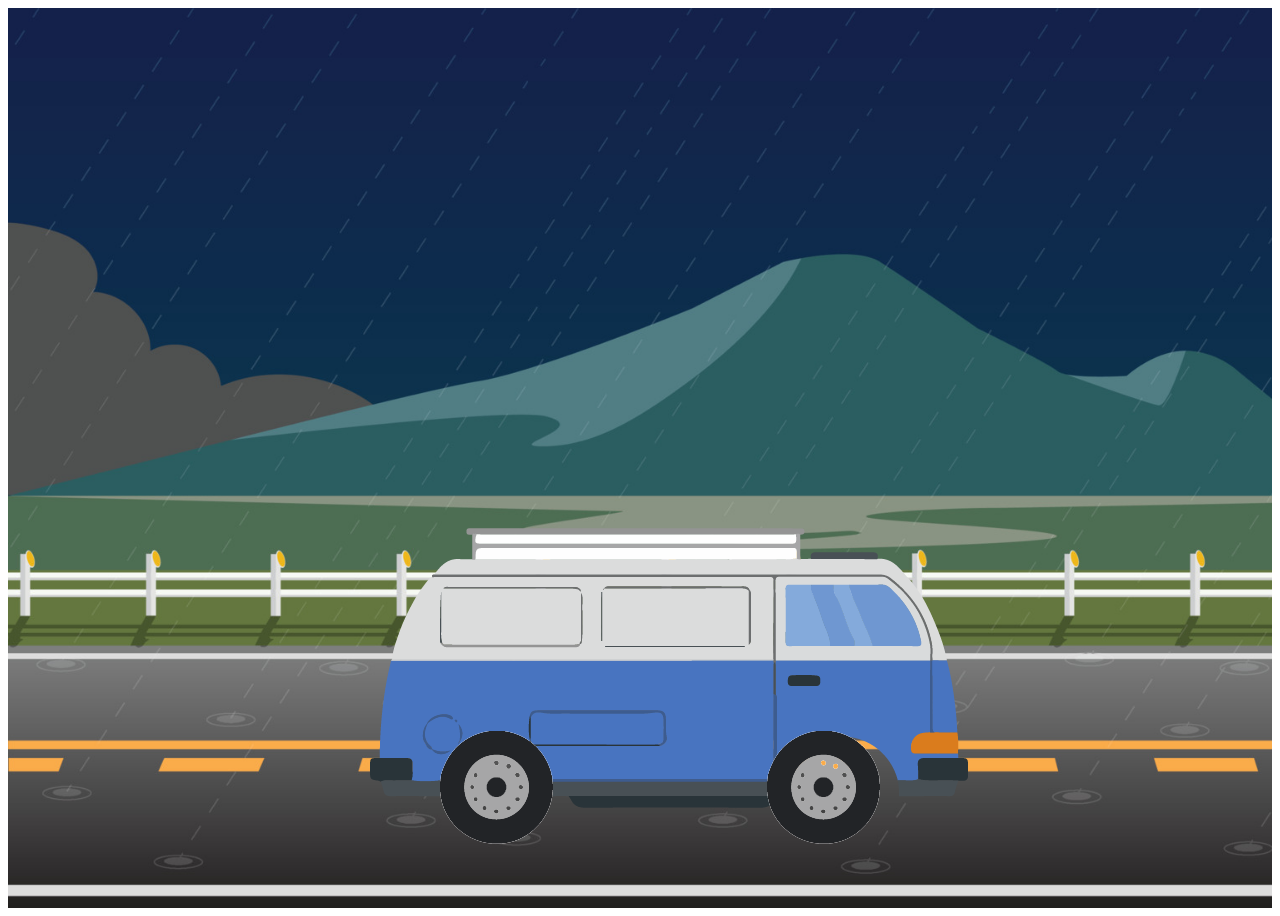
<file: Auto - copia/index.html>
<!DOCTYPE html>
<html lang="en">
<head>
    <meta charset="UTF-8">
    <meta name="viewport" content="width=device-width, initial-scale=1.0">
    <title>Document</title>
    <link rel="stylesheet" href="./css/style.css">
</head>
<body>
    <div class="paisaje">
        <div class="bus">
            <img src="./Multimedia/carro.png" alt="">
        </div>
            <img  class="rueda1" src="./Multimedia/rueda.png" alt="">
            <img  class="rueda2" src="./Multimedia/rueda.png" alt="">
            <img src="./Multimedia/luz carro.png" alt="" class="luz luzOculto">
            <div class="sprite spriteOculto"></div>
            <script src="./final.js"></script>
    </div>
</body>
</html>
</file>
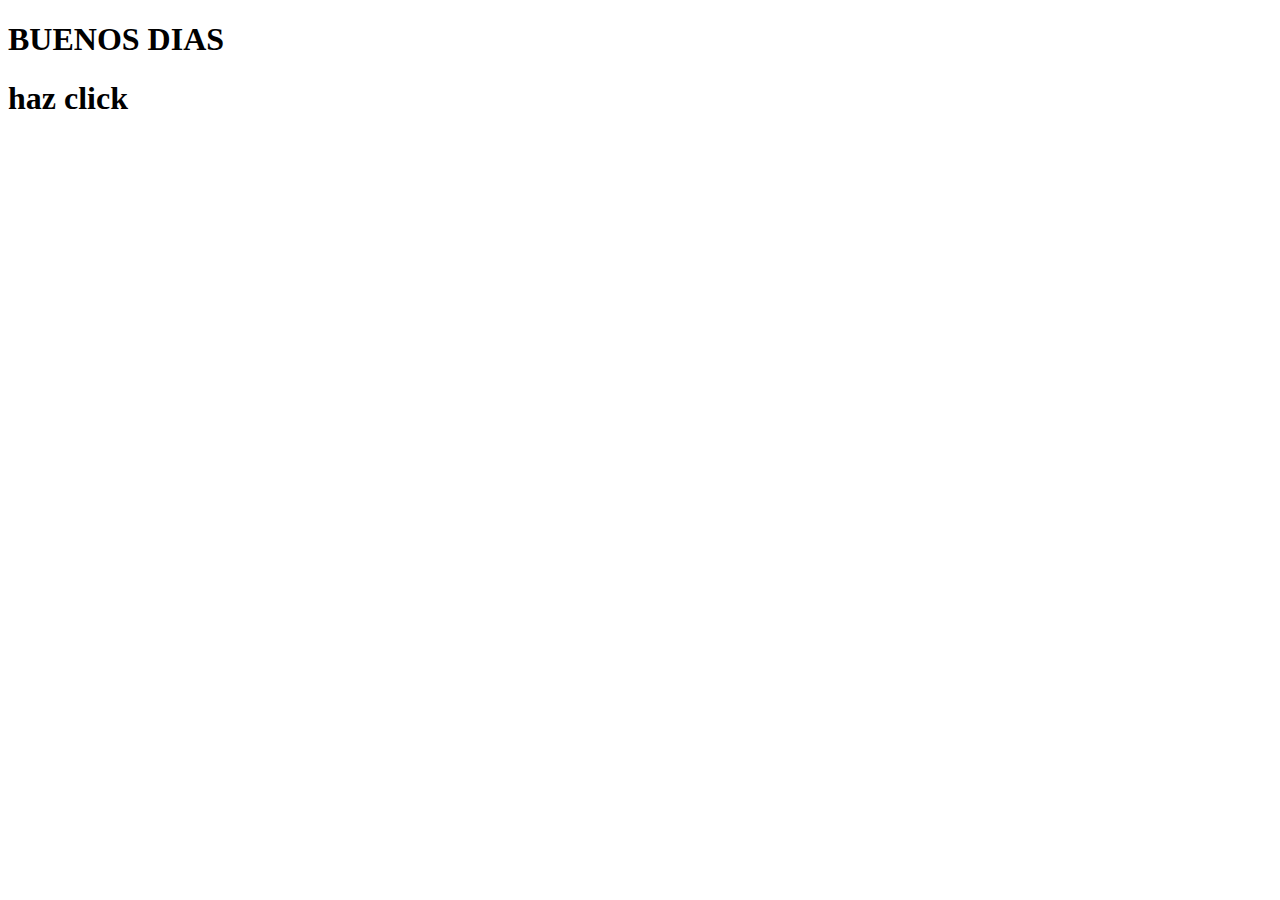
<file: Auto - copia/css/JS/eventos.html>
<!DOCTYPE html>
<html lang="en">
<head>
    <meta charset="UTF-8">
    <meta name="viewport" content="width=
    , initial-scale=1.0">
    <title>Document</title>
    <link rel="stylesheet" href="./estyle.css">
</head>
<body>
<h1> BUENOS DIAS</h1>

<h1 class="titulo">haz click</h1>
<img class="oculto imagen1" src="./perro.jpg" alt="">

    <script src="./ejemplo.js"></script>
</body>
</html>
</file>
<file: Auto - copia/css/style.css>
.paisaje{
    display: flex;
    background-image: url(../Multimedia/fondo\ carro.jpg);
    height: 100vh;
    width: 100%;
    background-size: cover;
    justify-content: center;
    align-items: flex-end;
}

.paisajeMover{
    animation-name: fondo;
    animation: fondo 5s infinite linear;  
}

.bus{
    position: absolute;
    bottom: 80px;
    left: 370px;
}

.rueda1{ 
    position: absolute;
    bottom: 3.5rem;
    right: 25rem;
}

.rueda1Para{
    animation-name: ruedaMover;
    animation: ruedaMover 3s infinite linear;  
}

.rueda2{ 
    position: absolute;
    bottom: 3.5rem;
    left: 27.5rem;
}

.rueda2Para{
    animation-name: ruedaMover;
    animation: ruedaMover 3s infinite linear;  
}


.luz{
    position: absolute;
    right: -1rem;

}

.luzOculto{
    display: none;
}

.luzMover{
    animation-name: luz;
    animation: luz 2s infinite linear;
}


.sprite{
    background: url(../Multimedia/sprite.png); 
    position: absolute;
    left: 12rem ;
    bottom: 6rem ;
    width: 186.4px;
    height:50px;
}

.spriteOculto{
    display: none;
}

.spriteMover{
    animation: sprites 2s infinite steps(5);
}

@keyframes sprites{
    100%{
        background-position-x:932px;
    }
}

 @keyframes ruedaMover{
    100%{
        transform: rotate(360deg);
    }
}

@keyframes fondo{
    100%{
    background-position-x: -2000px ;
    }
    
}

@keyframes luz{
    0%{
        opacity: 20%;
    }
    100%{
        opacity: 100%;
    }
}
</file>
<file: Auto - copia/css/JS/estyle.css>
.oculto{
display: none;
}
</file>
